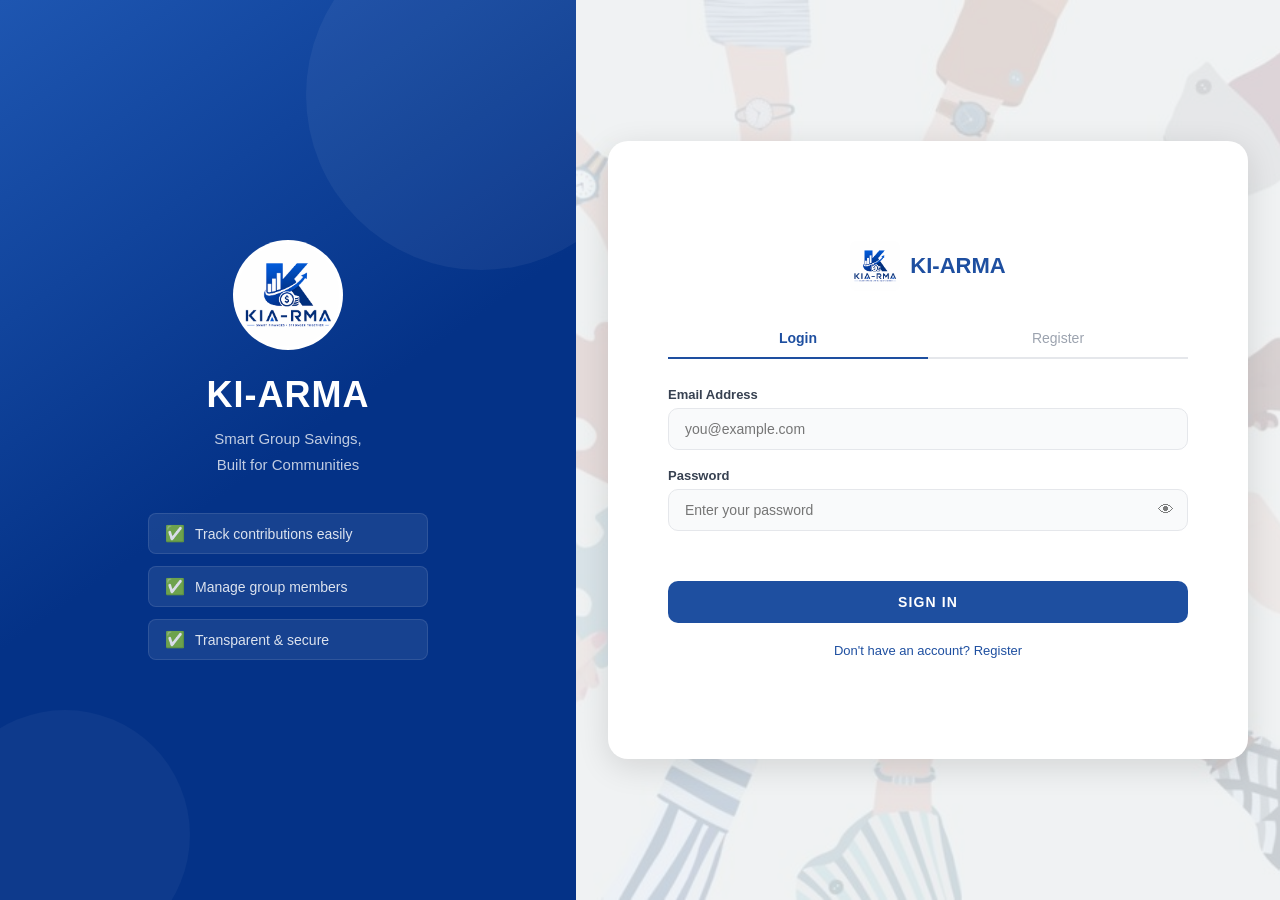
<file: index.html>
<!DOCTYPE html>
<html lang="en">
<head>
  <meta charset="UTF-8" />
  <meta name="viewport" content="width=device-width, initial-scale=1.0"/>
  <title>Kiarma — Login</title>
  <link rel="stylesheet" href="style.css" />
</head>
<body>

  <div class="auth-page">

    <!-- LEFT PANEL -->
    <div class="auth-left">

      <!-- Replace src with your actual logo file -->
      <img src="images/logo.jpg"
           alt="Kiarma Logo"
           class="auth-brand-logo"
           onerror="this.style.display='none'" />

      <h1 class="auth-brand-name">KI-ARMA</h1>
      <p class="auth-brand-tagline">
        Smart Group Savings,<br/>Built for Communities
      </p>

      <div class="auth-brand-features">
        <div class="auth-feature">
          <span class="feature-icon">✅</span>
          Track contributions easily
        </div>
        <div class="auth-feature">
          <span class="feature-icon">✅</span>
          Manage group members
        </div>
        <div class="auth-feature">
          <span class="feature-icon">✅</span>
          Transparent & secure
        </div>
      </div>

    </div>

    <!-- RIGHT PANEL -->
    <div class="auth-right">

      <div class="auth-card">

        <div class="auth-card-logo">
          <img src="images/logo.jpg"
               alt="Kiarma"
               class="auth-card-logo-img"
               onerror="this.style.display='none'" />
          <span class="auth-card-logo-text">KI-ARMA</span>
        </div>

        <!-- TABS -->
        <div class="auth-tabs">
          <button class="auth-tab active"
                  onclick="switchTab('login', this)">
            Login
          </button>
          <button class="auth-tab"
                  onclick="switchTab('register', this)">
            Register
          </button>
        </div>

        <!-- LOGIN FORM -->
        <div id="login" class="auth-form active">

          <div class="form-group">
            <label>Email Address</label>
            <input type="email"
                   id="login-email"
                   placeholder="you@example.com" />
          </div>

          <div class="form-group">
            <label>Password</label>
            <div class="input-wrap">
              <input type="password"
                     id="login-password"
                     placeholder="Enter your password" />
              <span class="toggle-pw"
                    onclick="togglePassword('login-password', this)">
                👁
              </span>
            </div>
          </div>

          <div class="form-error" id="login-error"></div>

          <button class="btn-auth"
                  onclick="handleLogin()">
            SIGN IN
          </button>

          <div class="auth-footer-links">
            <a href="#" onclick="switchTab('register',
               document.querySelectorAll('.auth-tab')[1]);
               return false;">
              Don't have an account? Register
            </a>
          </div>

        </div>

        <!-- REGISTER FORM -->
        <div id="register" class="auth-form">

          <div class="form-group">
            <label>Full Name</label>
            <input type="text"
                   id="reg-name"
                   placeholder="e.g. Michael Johnson" />
          </div>

          <div class="form-group">
            <label>Email Address</label>
            <input type="email"
                   id="reg-email"
                   placeholder="you@example.com" />
          </div>

          <div class="form-group">
            <label>Password</label>
            <div class="input-wrap">
              <input type="password"
                     id="reg-password"
                     placeholder="Create a password" />
              <span class="toggle-pw"
                    onclick="togglePassword('reg-password', this)">
                👁
              </span>
            </div>
          </div>

          <div class="form-group">
            <label>Role</label>
            <select id="reg-role">
              <option value="member">Member</option>
              <option value="treasurer">Treasurer</option>
            </select>
          </div>

          <div class="form-error" id="reg-error"></div>

          <button class="btn-auth"
                  onclick="handleRegister()">
            CREATE ACCOUNT
          </button>

          <div class="auth-footer-links">
            <a href="#" onclick="switchTab('login',
               document.querySelectorAll('.auth-tab')[0]);
               return false;">
              Already have an account? Login
            </a>
          </div>

        </div>

      </div>

    </div>

  </div>

  <script src="js/data.js"></script>
  <script src="js/auth.js"></script>

</body>
</html>
</file>
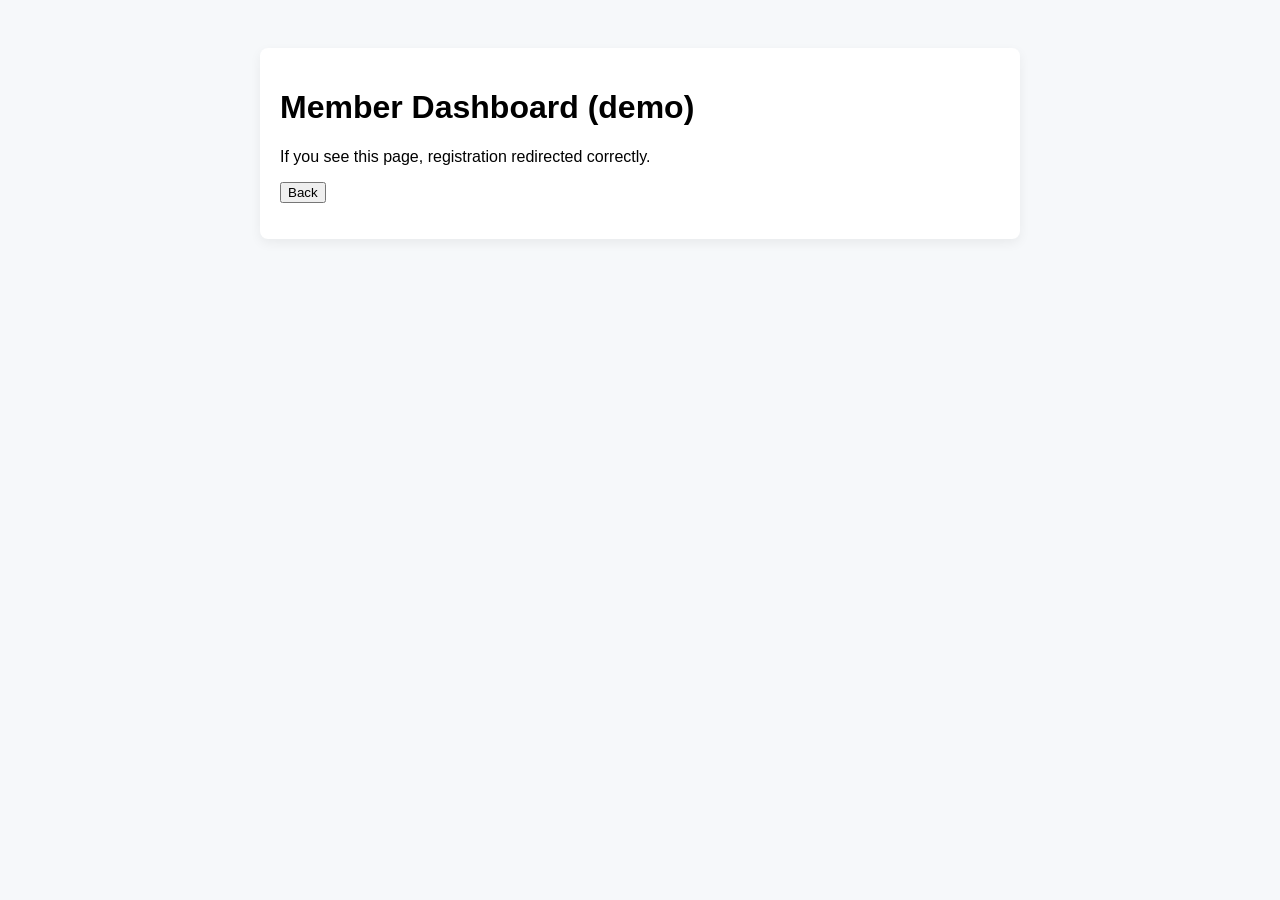
<file: member/dashboard.html>
<!DOCTYPE html>
<html lang="en">
<head>
  <meta charset="utf-8" />
  <meta name="viewport" content="width=device-width,initial-scale=1" />
  <title>Member Dashboard</title>
  <style>
    body{font-family:Segoe UI, sans-serif;padding:40px;background:#f6f8fa}
    .card{background:#fff;padding:20px;border-radius:8px;max-width:720px;margin:auto;box-shadow:0 4px 12px rgba(0,0,0,0.06)}
  </style>
</head>
<body>
  <div class="card">
    <h1>Member Dashboard (demo)</h1>
    <p>If you see this page, registration redirected correctly.</p>
    <p><button onclick="history.back()">Back</button></p>
  </div>
</body>
</file>
<file: style.css>
* {
  margin: 0;
  padding: 0;
  box-sizing: border-box;
  font-family: 'Segoe UI', sans-serif;
}

/* ── AUTH PAGE LAYOUT ─────────────────────── */
.auth-page {
  display: flex;
  min-height: 100vh;
  width: 100%;
}

/* ── LEFT PANEL ───────────────────────────── */
.auth-left {
  width: 45%;
  background: linear-gradient(145deg, #1e56b1 0%, #043287 50%);
  display: flex;
  flex-direction: column;
  align-items: center;
  justify-content: center;
  padding: 60px 48px;
  position: relative;
  overflow: hidden;
  
}

/* decorative circles in background */
.auth-left::before {
  content: '';
  position: absolute;
  width: 350px;
  height: 350px;
  border-radius: 50%;
  background: rgba(255,255,255,0.05);
  top: -80px;
  right: -80px;
}

.auth-left::after {
  content: '';
  position: absolute;
  width: 250px;
  height: 250px;
  border-radius: 50%;
  background: rgba(255,255,255,0.04);
  bottom: -60px;
  left: -60px;
}

.auth-brand-logo {
  width: 110px;
  height: 110px;
  border-radius: 50%;
  object-fit: cover;
  border: 4px solid rgba(255,255,255,0.3);
  margin-bottom: 24px;
  background: white;
}

.auth-brand-name {
  font-size: 36px;
  font-weight: 700;
  color: #ffffff;
  margin-bottom: 10px;
  letter-spacing: 1px;
}

.auth-brand-tagline {
  font-size: 15px;
  color: rgba(255,255,255,0.75);
  text-align: center;
  line-height: 1.7;
  margin-bottom: 36px;
}

.auth-brand-features {
  display: flex;
  flex-direction: column;
  gap: 12px;
  width: 100%;
  max-width: 280px;
}

.auth-feature {
  display: flex;
  align-items: center;
  gap: 10px;
  color: rgba(255,255,255,0.85);
  font-size: 14px;
  background: rgba(255,255,255,0.08);
  padding: 10px 16px;
  border-radius: 8px;
  border: 1px solid rgba(255,255,255,0.1);
}

.feature-icon {
  font-size: 16px;
}

/* ── RIGHT PANEL ──────────────────────────── */
.auth-right {
  width: 55%;
  display: flex;
  align-items: center;
  justify-content: center;
  padding: 40px 32px;
  position: relative;
  background-image: url('../images/background.png');
  background-size: cover;
  background-position: center;
  background-repeat: no-repeat;
}

/* Dark overlay so card stands out over image */
.auth-right::before {
  content: '';
  position: absolute;
  inset: 0;
  background: rgba(240, 244, 248, 0.82);
  z-index: 0;
}

/* ── AUTH CARD ────────────────────────────── */
.auth-card {
  position: relative;
  z-index: 1;
  background: #ffffff;
  border-radius: 20px;
  padding: 100px 60px;
  width: 100%;
  max-width: 800px;
  box-shadow: 0 8px 32px rgba(0,0,0,0.12);
}

.auth-card-logo {
  display: flex;
  align-items: center;
  gap: 10px;
  margin-bottom: 28px;
  justify-content: center;
}

.auth-card-logo-img {
  width: 50px;
  height: 50px;
  border-radius: 8px;
  object-fit: cover;
}

.auth-card-logo-text {
  font-size: 22px;
  font-weight: 700;
  color: #1e4fa0;
}

/* ── TABS ─────────────────────────────────── */
.auth-tabs {
  display: flex;
  border-bottom: 2px solid #e5e7eb;
  margin-bottom: 28px;
}

.auth-tab {
  flex: 1;
  padding: 11px;
  background: none;
  border: none;
  font-size: 14px;
  font-weight: 500;
  cursor: pointer;
  color: #9ca3af;
  border-bottom: 2px solid transparent;
  margin-bottom: -2px;
  transition: all 0.2s;
  font-family: 'Segoe UI', sans-serif;
}

.auth-tab.active {
  color: #1e4fa0;
  font-weight: 700;
  border-bottom-color: #1e4fa0;
}

/* ── FORMS ────────────────────────────────── */
.auth-form {
  display: none;
}

.auth-form.active {
  display: block;
}

.form-group {
  margin-bottom: 18px;
}

.form-group label {
  display: block;
  font-size: 13px;
  color: #374151;
  margin-bottom: 6px;
  font-weight: 600;
}

.form-group input,
.form-group select {
  width: 100%;
  padding: 12px 16px;
  border: 1.5px solid #e5e7eb;
  border-radius: 10px;
  font-size: 14px;
  color: #111827;
  outline: none;
  background: #f9fafb;
  transition: border 0.2s, background 0.2s;
  font-family: 'Segoe UI', sans-serif;
}

.form-group input:focus,
.form-group select:focus {
  border-color: #1e4fa0;
  background: #ffffff;
}

/* password toggle wrapper */
.input-wrap {
  position: relative;
}

.input-wrap input {
  padding-right: 44px;
}

.toggle-pw {
  position: absolute;
  right: 14px;
  top: 50%;
  transform: translateY(-50%);
  cursor: pointer;
  font-size: 16px;
  opacity: 0.5;
  user-select: none;
}

.toggle-pw:hover {
  opacity: 1;
}

/* ── ERROR ────────────────────────────────── */
.form-error {
  color: #dc2626;
  font-size: 12px;
  margin-bottom: 14px;
  min-height: 18px;
  font-weight: 500;
}

/* ── SUBMIT BUTTON ────────────────────────── */
.btn-auth {
  width: 100%;
  padding: 13px;
  background: #1e4fa0;
  color: #ffffff;
  border: none;
  border-radius: 10px;
  font-size: 14px;
  font-weight: 700;
  letter-spacing: 0.08em;
  cursor: pointer;
  transition: background 0.2s, transform 0.1s;
  font-family: 'Segoe UI', sans-serif;
}

.btn-auth:hover {
  background: #1a4490;
}

.btn-auth:active {
  transform: scale(0.98);
}

/* ── FOOTER LINKS ─────────────────────────── */
.auth-footer-links {
  text-align: center;
  margin-top: 18px;
}

.auth-footer-links a {
  font-size: 13px;
  color: #1e4fa0;
  text-decoration: none;
  font-weight: 500;
}

.auth-footer-links a:hover {
  text-decoration: underline;
}

/* ── RESPONSIVE ───────────────────────────── */
@media (max-width: 768px) {
  .auth-page {
    flex-direction: column;
  }
  .auth-left {
    width: 100%;
    padding: 40px 24px;
    min-height: 260px;
  }
  .auth-right {
    width: 100%;
    padding: 24px 16px;
  }
  .auth-card {
    padding: 28px 20px;
  }
}
</file>
